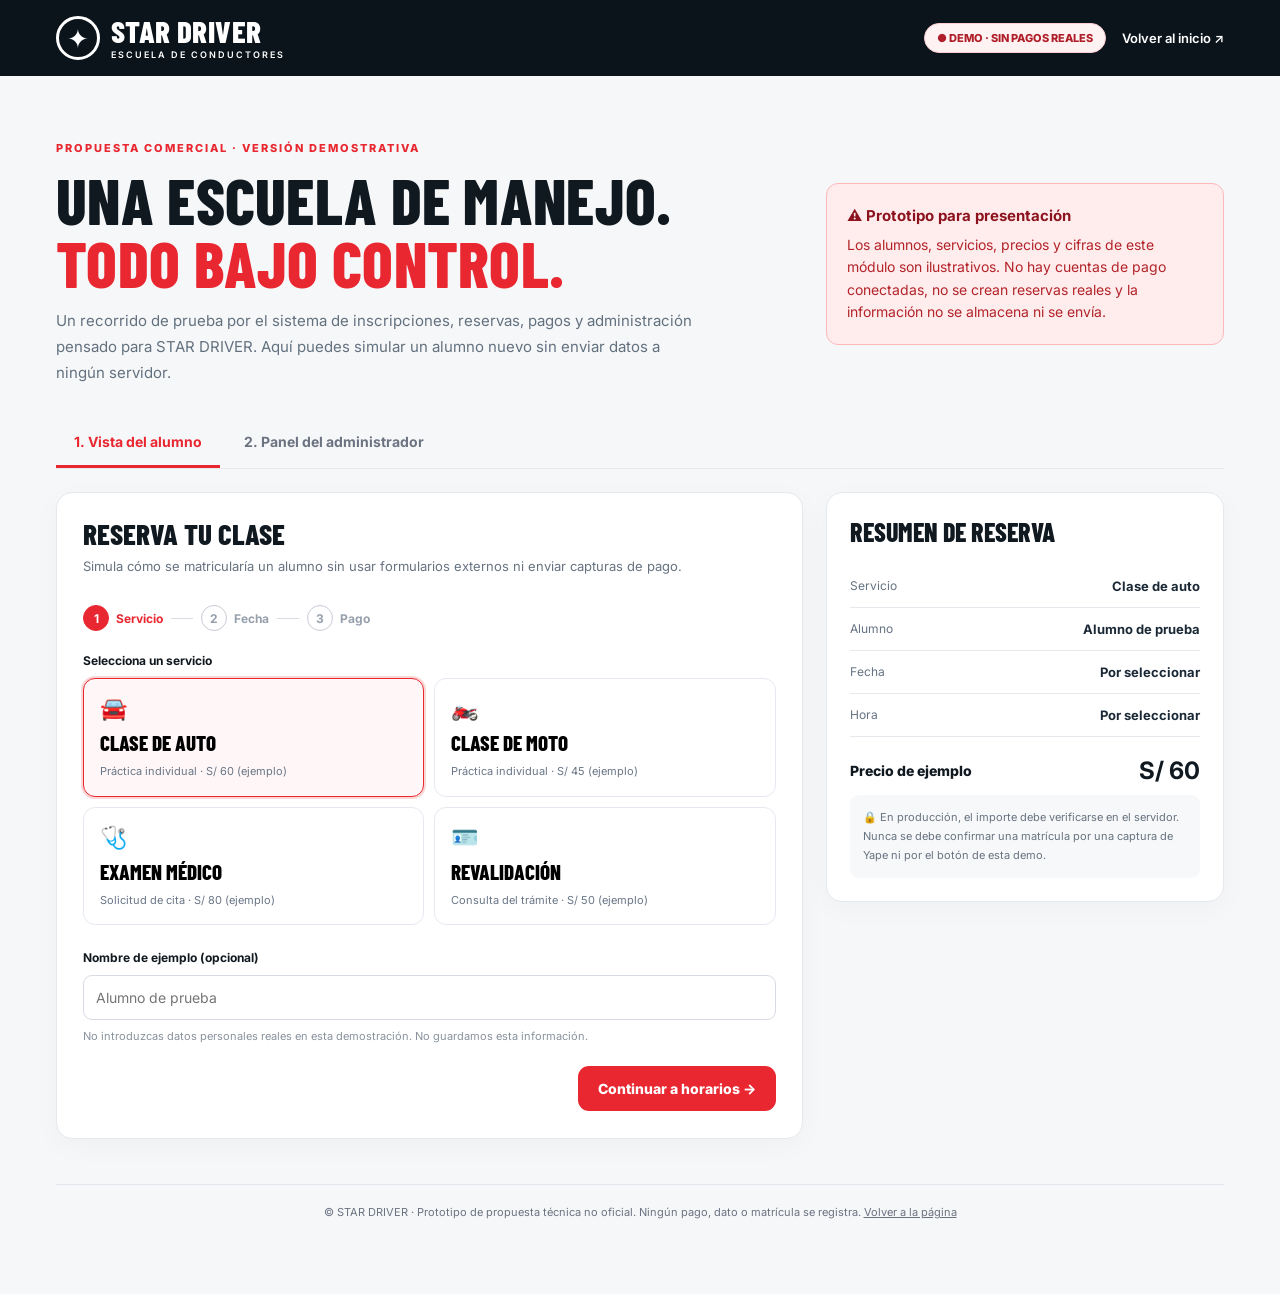
<file: demo.html>
<!doctype html>
<html lang="es">
<head>
<meta charset="utf-8"><meta name="viewport" content="width=device-width, initial-scale=1">
<title>STAR DRIVER 2.0 | Demo comercial</title>
<meta name="description" content="Prototipo demostrativo de inscripciones, reservas y panel de administración STAR DRIVER. Sin pagos reales.">
<style>
@import url('https://fonts.googleapis.com/css2?family=Barlow+Condensed:wght@400;500;600;700;800;900&family=Inter:wght@400;500;600;700;800&display=swap');
:root{--bg:#f6f7f9;--ink:#101820;--red:#e92730;--line:#e5e8ec;--muted:#65717f;--green:#047857;--lav:#f4eeff}*{box-sizing:border-box}
body{margin:0;background:var(--bg);font-family:Inter,Arial,sans-serif;color:var(--ink);font-size:14px}
button,input,select{font:inherit}button{cursor:pointer}a{color:inherit;text-decoration:none}
.shell{max-width:1220px;margin:auto;padding:22px 26px 75px}
.topbar{background:#0b141b;color:white}.topinner{max-width:1220px;margin:auto;min-height:76px;padding:13px 26px;display:flex;align-items:center;justify-content:space-between;gap:24px}
.brand{display:flex;align-items:center;gap:11px}.mark{height:44px;width:44px;border:3px solid white;border-radius:50%;display:grid;place-items:center;font-size:26px}
.brand strong{font:800 31px/.9 'Barlow Condensed',sans-serif;letter-spacing:.4px}.brand small{display:block;font:600 9px Inter,sans-serif;letter-spacing:2px;margin-top:3px}.top-actions{display:flex;gap:16px;align-items:center}.top-actions a{font-weight:600;font-size:13px}.top-actions a:hover{text-decoration:underline}
.eyebrow{color:var(--red);letter-spacing:2px;text-transform:uppercase;font-size:11px;font-weight:800}
.pill{border-radius:30px;padding:7px 12px;border:1px solid #fecdd3;background:#fff2f2;color:#af1e29;font-weight:800;font-size:11px;white-space:nowrap}
.hero{display:grid;grid-template-columns:1.3fr .7fr;gap:30px;align-items:center;padding:43px 0 33px}
.hero h1{font:800 clamp(38px,5vw,65px)/.99 'Barlow Condensed',sans-serif;text-transform:uppercase;letter-spacing:.3px;margin:13px 0}
.hero h1 span{color:var(--red)}.hero p{color:#63717e;line-height:1.75;font-size:15px;max-width:640px;margin:0}
.demo-label{border:1px solid #ffb8ba;background:#ffeced;color:#b3242a;border-radius:12px;padding:20px;line-height:1.6}
.demo-label b{display:block;color:#8c131d;margin-bottom:6px;font-size:15px}
.tabbar{display:flex;gap:6px;border-bottom:1px solid var(--line);padding-bottom:0;margin-bottom:23px}
.tabbar button{background:transparent;border:0;padding:14px 18px 15px;font-weight:700;color:#6b7280;border-bottom:3px solid transparent}
.tabbar button[aria-selected=true]{color:var(--red);border-bottom-color:var(--red)}
.view{display:none}.view.active{display:block}
.card{background:#fff;border:1px solid var(--line);box-shadow:0 7px 28px #14212f08;border-radius:16px}
.booking-grid{display:grid;grid-template-columns:1.5fr .8fr;gap:23px;align-items:start}
.section-header{padding:23px 26px 8px}.section-header h2{font:800 29px 'Barlow Condensed',sans-serif;margin:0 0 5px}.section-header p{font-size:13px;color:#677381;line-height:1.6;margin:0}
.steps{display:flex;align-items:center;gap:8px;margin:20px 26px 22px}.step{display:flex;align-items:center;gap:7px;font-weight:700;color:#96a0ac;font-size:12px}.step span{display:grid;place-items:center;height:26px;width:26px;border-radius:50%;border:1px solid #c7ccd3;font-size:12px}.step.active{color:var(--red)}.step.active span{background:var(--red);border-color:var(--red);color:white}.connector{height:1px;width:22px;background:#d9dde3}
.step-content{padding:0 26px 27px}.field-label{display:block;font-weight:700;font-size:12px;margin-bottom:10px}
.services{display:grid;grid-template-columns:repeat(2,minmax(0,1fr));gap:10px;margin-bottom:25px}
.service{border:1.5px solid #e5e9ef;background:white;border-radius:12px;padding:16px;text-align:left;display:flex;flex-direction:column;gap:9px;min-height:114px}
.service b{font:800 21px 'Barlow Condensed',sans-serif}.service small{font-size:11px;color:#697586;line-height:1.4}.service.selected{border-color:var(--red);background:#fff7f7;box-shadow:0 0 0 2px #f9d7d7}.service .emoji{font-size:22px}
.form-row{display:grid;grid-template-columns:1fr 1fr;gap:12px}.form-row>div{min-width:0}
.input{display:block;padding:13px 12px;border:1px solid #d7dce3;border-radius:9px;width:100%;background:white;color:var(--ink)}
.input:focus{outline:2px solid #e9273022;border-color:var(--red)}
.slots{display:flex;gap:8px;flex-wrap:wrap;margin-top:12px}
.slot{border:1px solid #d7dce3;background:white;padding:10px 12px;border-radius:9px;font-weight:700;color:#52606d}.slot.selected{background:#161f27;color:#fff;border-color:#161f27}
.sample{color:#89929d;font-size:11px;margin-top:8px;line-height:1.6}
.cta{background:var(--red);border:0;color:white;font-weight:800;padding:14px 20px;border-radius:11px}.cta:hover{background:#bf1b24}.cta:disabled{background:#abb2b9;cursor:not-allowed}
.cta.dark{background:var(--ink)}.cta.ghost{background:#fff;border:1px solid #dadfe7;color:#1a2634}.cta.secondary{background:#eef2f6;color:#293440}.cta.full{width:100%}.action-row{display:flex;gap:10px;justify-content:flex-end;margin-top:20px}
.summary{padding:23px;position:sticky;top:20px}.summary h3{font:800 26px 'Barlow Condensed',sans-serif;margin:0 0 18px}
.line{display:flex;justify-content:space-between;gap:12px;border-bottom:1px solid var(--line);padding:13px 0;color:#667383;font-size:12px}
.line b{color:#1b2936;text-align:right;font-size:13px}.total{display:flex;justify-content:space-between;align-items:center;padding:19px 0 10px;font-weight:800}.total strong{font-size:24px}
.summary-note{background:#f7f8f9;padding:13px;border-radius:9px;color:#677381;font-size:11px;line-height:1.7}
.pay-methods{display:grid;grid-template-columns:1fr 1fr 1fr;gap:9px}
.pay-method{border:1.5px solid #d9dfe7;border-radius:10px;padding:15px 6px;background:white;font-weight:800;min-height:72px}
.pay-method.selected{border-color:var(--red);background:#fff4f5;color:#b9222a}
.paybox{background:#f6f8fa;border:1px dashed #b5bdc6;border-radius:15px;margin-top:17px;padding:24px;text-align:center;color:#263440}
.paybox .fakeqr{width:128px;height:128px;background:repeating-linear-gradient(0deg,#1b2530 0 6px,#fff 6px 11px);margin:0 auto 10px;display:grid;place-items:center;border:8px solid white;border-radius:8px;opacity:.6}
.fakeqr span{background:white;color:#8b151c;font-weight:900;font-size:11px;padding:7px;transform:rotate(-9deg)}
.paybox p{font-size:12px;line-height:1.6;margin:6px 0 0}
.success{padding:20px 18px;text-align:center}.success-icon{font-size:46px;margin-bottom:6px}.success h3{font:800 32px 'Barlow Condensed',sans-serif;margin:0 0 5px}.success p{color:#627182;line-height:1.6}.receipt{background:#f3f5f7;border-radius:9px;padding:14px;text-align:left;max-width:460px;margin:15px auto}
.admin-head{display:flex;justify-content:space-between;align-items:center;margin-bottom:20px;gap:20px}.admin-head h2{margin:0;font:800 30px 'Barlow Condensed',sans-serif}.admin-head p{margin:7px 0 0;color:#75808b;font-size:12px}
.metrics{display:grid;grid-template-columns:repeat(4,minmax(0,1fr));gap:13px;margin-bottom:20px}
.metric{padding:20px}.metric label{font-size:11px;color:#697584;font-weight:700;display:block}.metric strong{display:block;font:800 36px 'Barlow Condensed',sans-serif;margin:9px 0 5px}.metric small{color:#74808d;font-size:11px}
.admin-main{display:grid;grid-template-columns:1.45fr .7fr;gap:20px}.table-card{overflow:hidden}.table-card h3,.upcoming h3{font:800 25px 'Barlow Condensed',sans-serif;margin:0;padding:20px 20px 16px}
table{width:100%;border-collapse:collapse;text-align:left}th{background:#f7f8fa;color:#697584;font-size:11px;font-weight:700}th,td{padding:14px 18px;border-top:1px solid #edf0f2}td{font-size:12px}td b{font-size:12px}
.state{padding:5px 9px;border-radius:15px;font-size:10px;font-weight:800;display:inline-block;background:#dcfce7;color:#166534}.state.pending{background:#fff4d8;color:#a16207}.state.new{background:#ede9fe;color:#6d28d9}
.upcoming{padding-bottom:17px}.classitem{margin:0 18px;padding:14px 0;border-top:1px solid #e8ecf0;display:flex;align-items:center;gap:12px}.classitem .date{border-radius:8px;padding:10px;background:#fff0f0;color:#be2026;font-weight:800;text-align:center;min-width:57px;font-size:11px}.classitem strong{font-size:12px;display:block;margin-bottom:6px}.classitem small{color:#6d7886;font-size:11px}
.footer{margin:45px 0 0;padding-top:20px;border-top:1px solid #e3e7ed;color:#6b7280;text-align:center;font-size:11px}
.hidden{display:none!important}
@media(max-width:850px){.booking-grid,.admin-main,.hero{grid-template-columns:1fr}.hero{padding:25px 0}.metrics{grid-template-columns:1fr 1fr}.summary{position:static}.demo-label{max-width:600px}.services{grid-template-columns:1fr 1fr}}
@media(max-width:520px){.shell{padding:15px 14px 50px}.topinner{padding:10px 15px}.top-actions{gap:9px}.top-actions a{font-size:11px}.brand strong{font-size:23px}.mark{width:34px;height:34px;font-size:20px}.brand small{font-size:6px}.hero h1{font-size:44px}.hero p{font-size:13px}.section-header{padding:19px 17px 5px}.steps{margin:14px 17px}.step-content{padding:5px 17px 20px}.services{gap:8px}.service{padding:10px;min-height:115px}.service b{font-size:19px}.form-row,.metrics{grid-template-columns:1fr 1fr;gap:8px}.input{padding:11px 7px;font-size:13px}.tabbar button{font-size:12px;padding:12px 10px}.metrics{gap:8px}.metric{padding:14px}.metric strong{font-size:30px}.table-card{overflow:auto}td,th{white-space:nowrap;padding:12px}.pay-method{padding:10px 3px;font-size:11px}.top-actions a:first-child{display:none}}
</style>
</head>
<body>
<header class="topbar"><div class="topinner">
<a href="/" class="brand"><span class="mark">✦</span><span><strong>STAR DRIVER</strong><small>ESCUELA DE CONDUCTORES</small></span></a>
<div class="top-actions"><span class="pill">● DEMO · SIN PAGOS REALES</span><a href="/">Volver al inicio ↗</a></div>
</div></header>
<div class="shell">
<section class="hero"><div><div class="eyebrow">Propuesta comercial · versión demostrativa</div><h1>UNA ESCUELA DE MANEJO.<br><span>TODO BAJO CONTROL.</span></h1><p>Un recorrido de prueba por el sistema de inscripciones, reservas, pagos y administración pensado para STAR DRIVER. Aquí puedes simular un alumno nuevo sin enviar datos a ningún servidor.</p></div>
<div class="demo-label"><b>⚠️ Prototipo para presentación</b>Los alumnos, servicios, precios y cifras de este módulo son ilustrativos. No hay cuentas de pago conectadas, no se crean reservas reales y la información no se almacena ni se envía.</div></section>
<div role="tablist" class="tabbar"><button type="button" id="tabBooking" role="tab" aria-selected="true" aria-controls="bookingView">1. Vista del alumno</button><button type="button" id="tabAdmin" role="tab" aria-selected="false" aria-controls="adminView">2. Panel del administrador</button></div>
<section class="view active" id="bookingView" role="tabpanel" aria-labelledby="tabBooking">
<div class="booking-grid">
<div class="card">
<div class="section-header"><h2>RESERVA TU CLASE</h2><p>Simula cómo se matricularía un alumno sin usar formularios externos ni enviar capturas de pago.</p></div>
<div class="steps"><div class="step active" data-step="1"><span>1</span>Servicio</div><div class="connector"></div><div class="step" data-step="2"><span>2</span>Fecha</div><div class="connector"></div><div class="step" data-step="3"><span>3</span>Pago</div></div>
<div class="step-content" id="stepOne">
<label class="field-label">Selecciona un servicio</label>
<div class="services" id="serviceList">
<button type="button" class="service selected" data-id="auto"><span class="emoji">🚘</span><b>CLASE DE AUTO</b><small>Práctica individual · S/ 60 (ejemplo)</small></button>
<button type="button" class="service" data-id="moto"><span class="emoji">🏍️</span><b>CLASE DE MOTO</b><small>Práctica individual · S/ 45 (ejemplo)</small></button>
<button type="button" class="service" data-id="medico"><span class="emoji">🩺</span><b>EXAMEN MÉDICO</b><small>Solicitud de cita · S/ 80 (ejemplo)</small></button>
<button type="button" class="service" data-id="revalidacion"><span class="emoji">🪪</span><b>REVALIDACIÓN</b><small>Consulta del trámite · S/ 50 (ejemplo)</small></button>
</div>
<label class="field-label">Nombre de ejemplo (opcional)</label><input class="input" id="studentName" maxlength="45" placeholder="Alumno de prueba" autocomplete="off">
<div class="sample">No introduzcas datos personales reales en esta demostración. No guardamos esta información.</div>
<div class="action-row"><button type="button" class="cta" id="toDate">Continuar a horarios →</button></div></div>
<div class="step-content hidden" id="stepTwo">
<div class="form-row"><div><label class="field-label" for="dateInput">Fecha de prueba</label><input type="date" id="dateInput" class="input"></div><div><label class="field-label" for="locationInput">Sede</label><select class="input" id="locationInput"><option>Los Olivos · Naranjal 1357</option></select></div></div>
<label class="field-label" style="margin-top:22px">Horario demostrativo</label>
<div class="slots" id="timeSlots"><button type="button" class="slot selected" data-time="09:00">09:00</button><button type="button" class="slot" data-time="11:00">11:00</button><button type="button" class="slot" data-time="15:00">15:00</button><button type="button" class="slot" data-time="17:00">17:00</button></div>
<div class="sample">Los horarios son de ejemplo y no representan la disponibilidad real de profesores o vehículos.</div>
<div class="action-row"><button type="button" class="cta ghost" id="backToService">← Volver</button><button type="button" class="cta" id="toPayment">Continuar al pago →</button></div></div>
<div class="step-content hidden" id="stepThree">
<label class="field-label">¿Cómo prefieres pagar?</label>
<div class="pay-methods" id="paymentMethods"><button class="pay-method selected" data-method="Yape" type="button">🟣 Yape</button><button class="pay-method" data-method="Plin" type="button">🔵 Plin</button><button class="pay-method" data-method="Tarjeta" type="button">💳 Tarjeta</button></div>
<div class="paybox"><div class="fakeqr"><span>DEMO</span></div><b id="payTitle">Ejemplo de pantalla de pago con Yape</b><p>No es un QR válido y no permite transferir dinero. Una integración comercial utilizaría una pasarela de pagos y su confirmación segura.</p></div>
<div class="action-row"><button type="button" class="cta ghost" id="backToDate">← Volver</button><button type="button" class="cta" id="simulatePayment">Simular pago aprobado ✓</button></div>
</div>
<div class="step-content hidden" id="stepSuccess"><div class="success"><div class="success-icon">✅</div><h3>¡INSCRIPCIÓN SIMULADA!</h3><p>Así recibiría el alumno la confirmación después de que un proveedor de pagos verificara la transacción.</p>
<div class="receipt" id="receiptText"></div><div class="sample">No se realizó ningún cobro ni se generó una reserva real.</div><div class="action-row" style="justify-content:center"><button class="cta secondary" id="restart" type="button">Probar otra inscripción</button><button class="cta dark" id="goAdmin" type="button">Ver panel administrativo →</button></div></div></div>
</div>
<aside class="card summary"><h3>RESUMEN DE RESERVA</h3>
<div class="line"><span>Servicio</span><b id="sumService">Clase de auto</b></div><div class="line"><span>Alumno</span><b id="sumStudent">Alumno de prueba</b></div><div class="line"><span>Fecha</span><b id="sumDate">Por seleccionar</b></div><div class="line"><span>Hora</span><b id="sumTime">Por seleccionar</b></div>
<div class="total"><span>Precio de ejemplo</span><strong id="sumPrice">S/ 60</strong></div>
<div class="summary-note">🔒 En producción, el importe debe verificarse en el servidor. Nunca se debe confirmar una matrícula por una captura de Yape ni por el botón de esta demo.</div></aside>
</div></section>
<section class="view" id="adminView" role="tabpanel" aria-labelledby="tabAdmin">
<div class="admin-head"><div><div class="eyebrow">Visibilidad del negocio</div><h2>PANEL ADMINISTRATIVO</h2><p>Cifras completamente ficticias: muestran lo que podría ver el propietario.</p></div><span class="pill">MODO DEMOSTRACIÓN</span></div>
<div class="metrics"><div class="card metric"><label>Matrículas del mes</label><strong id="metricStudents">24</strong><small>Alumnos de ejemplo</small></div><div class="card metric"><label>Pagos registrados</label><strong id="metricPayments">18</strong><small>Operaciones simuladas</small></div><div class="card metric"><label>Reservas activas</label><strong id="metricBookings">16</strong><small>Horarios de ejemplo</small></div><div class="card metric"><label>Ingreso registrado</label><strong id="metricIncome">S/ 2,460</strong><small>Monto ficticio</small></div></div>
<div class="admin-main"><div class="card table-card"><h3>ÚLTIMAS INSCRIPCIONES</h3><table><thead><tr><th>Alumno</th><th>Servicio</th><th>Pago</th><th>Estado</th></tr></thead>
<tbody id="studentsTable"><tr><td><b>María T. (ejemplo)</b></td><td>Clase de auto</td><td>S/ 60</td><td><span class="state">Confirmada</span></td></tr>
<tr><td><b>José R. (ejemplo)</b></td><td>Clase de moto</td><td>S/ 45</td><td><span class="state">Confirmada</span></td></tr>
<tr><td><b>Ana M. (ejemplo)</b></td><td>Examen médico</td><td>S/ 80</td><td><span class="state pending">Pendiente</span></td></tr>
<tr><td><b>Luis C. (ejemplo)</b></td><td>Revalidación</td><td>S/ 50</td><td><span class="state new">Por coordinar</span></td></tr></tbody>
</table></div><div class="card upcoming"><h3>PRÓXIMAS CLASES</h3>
<div class="classitem"><div class="date">09:00</div><div><strong>Clase de auto</strong><small>Instructor por asignar · ejemplo</small></div></div>
<div class="classitem"><div class="date">11:00</div><div><strong>Clase de moto</strong><small>Instructor por asignar · ejemplo</small></div></div>
<div class="classitem"><div class="date">15:00</div><div><strong>Clase de auto</strong><small>Vehículo por asignar · ejemplo</small></div></div>
<div style="padding:15px 18px 0"><button id="adminToBooking" type="button" class="cta secondary full">+ Simular nueva matrícula</button></div>
</div></div>
</section>
<div class="footer">© STAR DRIVER · Prototipo de propuesta técnica no oficial. Ningún pago, dato o matrícula se registra. <a href="/" style="text-decoration:underline">Volver a la página</a></div>
</div>
<script>
(()=>{'use strict';
const services={auto:{name:'Clase de auto',price:60},moto:{name:'Clase de moto',price:45},medico:{name:'Examen médico',price:80},revalidacion:{name:'Revalidación',price:50}};
let s={service:'auto',time:'09:00',method:'Yape',step:1}, counts={students:24,payments:18,bookings:16,income:2460,serial:0};
const $=x=>document.getElementById(x);
const fmt=n=>'S/ '+Number(n).toLocaleString('es-PE');
function chooseTab(tab){const booking=tab==='booking';$('bookingView').classList.toggle('active',booking);$('adminView').classList.toggle('active',!booking);$('tabBooking').setAttribute('aria-selected',booking);$('tabAdmin').setAttribute('aria-selected',!booking);window.scrollTo({top:120,behavior:'smooth'});}
$('tabBooking').onclick=()=>chooseTab('booking');$('tabAdmin').onclick=()=>chooseTab('admin');$('goAdmin').onclick=()=>chooseTab('admin');$('adminToBooking').onclick=()=>chooseTab('booking');
function valDate(){const v=$('dateInput').value;if(!v)return'Por seleccionar';const [y,m,d]=v.split('-');return d+'/'+m+'/'+y;}
function name(){return $('studentName').value.trim().slice(0,45)||'Alumno de prueba';}
function renderSummary(){$('sumService').textContent=services[s.service].name;$('sumStudent').textContent=name();$('sumDate').textContent=s.step>1?valDate():'Por seleccionar';$('sumTime').textContent=s.step>1?s.time:'Por seleccionar';$('sumPrice').textContent=fmt(services[s.service].price);}
function setStep(n){s.step=n;[1,2,3].forEach((i)=>{document.querySelector('[data-step="'+i+'"]').classList.toggle('active',i<=Math.min(n,3));});$('stepOne').classList.toggle('hidden',n!==1);$('stepTwo').classList.toggle('hidden',n!==2);$('stepThree').classList.toggle('hidden',n!==3);$('stepSuccess').classList.toggle('hidden',n!==4);renderSummary();}
document.querySelectorAll('.service').forEach(b=>b.onclick=()=>{s.service=b.dataset.id;document.querySelectorAll('.service').forEach(e=>e.classList.toggle('selected',e===b));renderSummary();});
document.querySelectorAll('.slot').forEach(b=>b.onclick=()=>{s.time=b.dataset.time;document.querySelectorAll('.slot').forEach(e=>e.classList.toggle('selected',e===b));renderSummary()});
document.querySelectorAll('.pay-method').forEach(b=>b.onclick=()=>{s.method=b.dataset.method;document.querySelectorAll('.pay-method').forEach(e=>e.classList.toggle('selected',e===b));$('payTitle').textContent='Ejemplo de pantalla de pago con '+s.method;});
$('studentName').addEventListener('input',renderSummary);$('dateInput').addEventListener('input',renderSummary);
const today=new Date();today.setHours(0,0,0,0);const tomorrow=new Date(today);tomorrow.setDate(today.getDate()+1);const iso=d=>d.getFullYear()+'-'+String(d.getMonth()+1).padStart(2,'0')+'-'+String(d.getDate()).padStart(2,'0');$('dateInput').min=iso(today);$('dateInput').value=iso(tomorrow);
$('toDate').onclick=()=>setStep(2);$('backToService').onclick=()=>setStep(1);$('toPayment').onclick=()=>{if(!$('dateInput').value){alert('Selecciona una fecha de prueba.');return;}setStep(3)};$('backToDate').onclick=()=>setStep(2);
$('simulatePayment').onclick=()=>{counts.students++;counts.payments++;counts.bookings++;counts.income+=services[s.service].price;counts.serial++;$('metricStudents').textContent=counts.students;$('metricPayments').textContent=counts.payments;$('metricBookings').textContent=counts.bookings;$('metricIncome').textContent=fmt(counts.income);
const code='SD-DEMO-'+String(counts.serial).padStart(4,'0');const tr=document.createElement('tr');const td=(t,tag)=>{const el=document.createElement('td');if(tag){const sp=document.createElement('span');sp.className='state';sp.textContent=t;el.appendChild(sp);}else el.textContent=t;tr.appendChild(el)};td(name()+' (demo)');td(services[s.service].name);td(fmt(services[s.service].price));td('Simulada',true);$('studentsTable').prepend(tr);
$('receiptText').textContent='Código: '+code+'\nAlumno: '+name()+'\nServicio: '+services[s.service].name+'\nFecha: '+valDate()+' · '+s.time+'\nMedio simulado: '+s.method+'\nImporte ficticio: '+fmt(services[s.service].price);$('receiptText').style.whiteSpace='pre-line';setStep(4);};
$('restart').onclick=()=>{s={service:'auto',time:'09:00',method:'Yape',step:1};$('studentName').value='';$('dateInput').value=iso(tomorrow);document.querySelectorAll('.service').forEach(e=>e.classList.toggle('selected',e.dataset.id==='auto'));document.querySelectorAll('.slot').forEach(e=>e.classList.toggle('selected',e.dataset.time==='09:00'));document.querySelectorAll('.pay-method').forEach(e=>e.classList.toggle('selected',e.dataset.method==='Yape'));$('payTitle').textContent='Ejemplo de pantalla de pago con Yape';setStep(1)};
renderSummary();
})();
</script>
</body></html>
</file>
